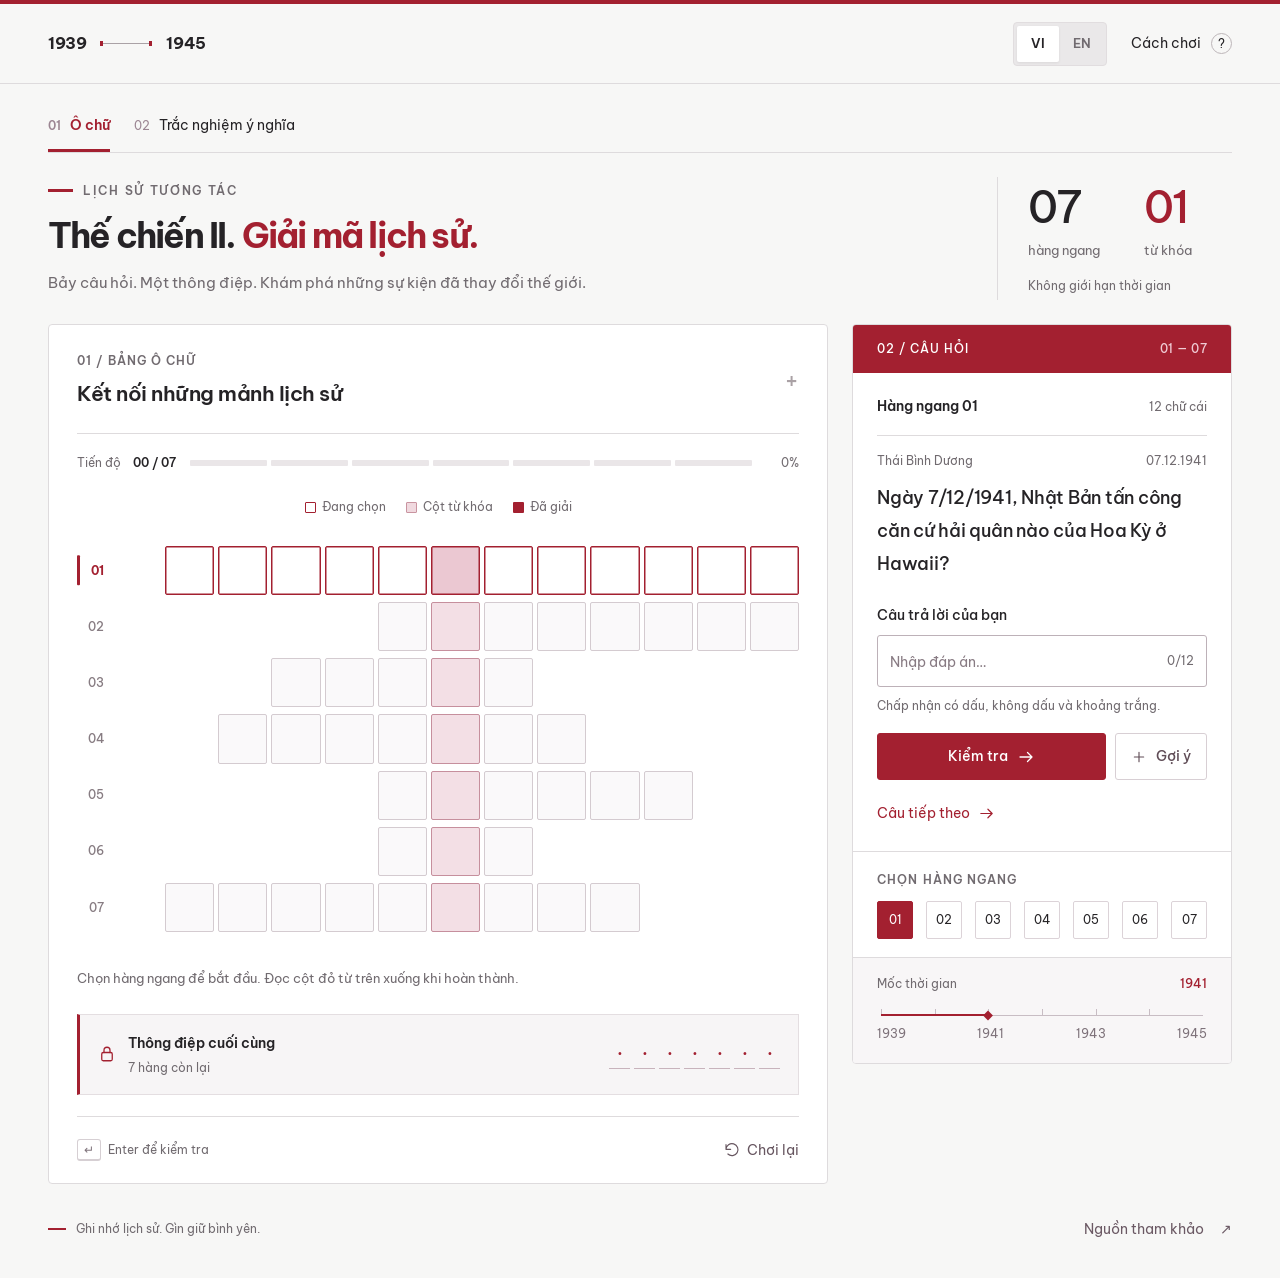
<file: index.html>
<!doctype html>
<html lang="vi">
<head>
<meta charset="utf-8"><meta name="viewport" content="width=device-width, initial-scale=1"><meta name="theme-color" content="#a32030">
<title>Thế chiến II — Giải mã lịch sử</title><meta name="description" content="Giải bảy câu hỏi lịch sử. Khám phá Thế chiến II qua một ô chữ tương tác.">
<link rel="icon" href="assets/favicon.svg" type="image/svg+xml"><link rel="stylesheet" href="style.css"><script type="module" src="script.js"></script>
</head>
<body>
<a class="skip" href="#game" data-i18n="skip">Đến ô chữ</a>
<svg class="icons" xmlns="http://www.w3.org/2000/svg" aria-hidden="true"><symbol id="arrow" viewBox="0 0 24 24"><path d="M4 12h16m-6-6 6 6-6 6"/></symbol><symbol id="check" viewBox="0 0 24 24"><path d="m5 12 4 4L19 6"/></symbol><symbol id="plus" viewBox="0 0 24 24"><path d="M12 5v14M5 12h14"/></symbol><symbol id="reset" viewBox="0 0 24 24"><path d="M3 11a9 9 0 1 1 2.8 7M3 4v7h7"/></symbol><symbol id="lock" viewBox="0 0 24 24"><rect x="5" y="10" width="14" height="11" rx="2"/><path d="M8 10V7a4 4 0 0 1 8 0v3"/></symbol></svg>
<header class="topbar"><div class="period" aria-label="1939–1945"><span>1939</span><i></i><span>1945</span></div><div class="top-actions"><div class="language-switch" role="group" aria-label="Ngôn ngữ" data-aria="language"><button data-lang="vi" lang="vi" aria-label="Tiếng Việt" aria-pressed="true">VI</button><button data-lang="en" lang="en" aria-label="English" aria-pressed="false">EN</button></div><button class="rules-button" data-open="help-dialog"><span data-i18n="rules">Cách chơi</span><span aria-hidden="true">?</span></button></div></header>
<main><nav class="mode-nav" aria-label="Chế độ quiz" data-aria="mode"><a href="index.html" aria-current="page"><span aria-hidden="true">01</span><span data-i18n="crosswordMode">Ô chữ</span></a><a href="legacy.html"><span aria-hidden="true">02</span><span data-i18n="legacyPage">Trắc nghiệm ý nghĩa</span></a></nav>
<section class="intro"><div class="intro-copy"><p class="eyebrow"><span class="red-rule"></span><span data-i18n="eyebrow">LỊCH SỬ TƯƠNG TÁC</span></p><h1><span data-i18n="heading">Thế chiến II.</span><span class="accent" data-i18n="subtitle">Giải mã lịch sử.</span></h1><p class="intro-description" data-i18n="intro">Bảy câu hỏi. Một thông điệp. Khám phá những sự kiện đã thay đổi thế giới.</p></div><div class="intro-index"><div><strong>07</strong><span data-i18n="clues">hàng ngang</span></div><div><strong>01</strong><span data-i18n="secret">từ khóa</span></div><p data-i18n="time">Không giới hạn thời gian</p></div></section>
<div class="game-layout" id="game">
<section class="board-panel" aria-labelledby="board-title"><div class="section-heading"><div><p class="overline" data-i18n="boardLabel">01 / BẢNG Ô CHỮ</p><h2 id="board-title" data-i18n="boardTitle">Kết nối những mảnh lịch sử</h2></div><span class="board-corner" aria-hidden="true">+</span></div>
<div class="progress-row"><span data-i18n="progress">Tiến độ</span><strong id="progress-text">00 / 07</strong><div class="progress-track" role="progressbar" aria-label="Tiến độ" data-aria="progress" aria-valuemin="0" aria-valuemax="7" aria-valuenow="0"><span aria-hidden="true"></span><span aria-hidden="true"></span><span aria-hidden="true"></span><span aria-hidden="true"></span><span aria-hidden="true"></span><span aria-hidden="true"></span><span aria-hidden="true"></span></div><span id="progress-percent">0%</span></div>
<div class="board-legend"><span><i class="legend-selected"></i><span data-i18n="active">Đang chọn</span></span><span><i class="legend-key"></i><span data-i18n="key">Cột từ khóa</span></span><span><i class="legend-solved"></i><span data-i18n="solved">Đã giải</span></span></div>
<div class="grid-stage"><div class="grid-scroll" tabindex="0" role="region" aria-label="Bảng ô chữ" data-aria="boardRegion"><div class="crossword-wrap"><span id="row-marker" aria-hidden="true"></span><div id="crossword"></div></div></div></div>
<p class="mobile-scroll" data-i18n="scroll">Vuốt ngang để xem toàn bộ bảng</p><p class="board-tip" data-i18n="boardTip">Chọn hàng ngang để bắt đầu. Đọc cột đỏ từ trên xuống khi hoàn thành.</p>
<div class="keyword-box" id="keyword-box"><div class="keyword-heading"><svg><use href="#lock"/></svg><div><h3 data-i18n="secretTitle">Thông điệp cuối cùng</h3><p id="keyword-note"></p></div></div><div id="keyword-preview" class="keyword-preview"></div></div>
<div class="board-footer"><span class="keyboard-note"><kbd>↵</kbd><span data-i18n="keyboard">Enter để kiểm tra</span></span><button id="reset-button"><svg><use href="#reset"/></svg><span data-i18n="reset">Chơi lại</span></button></div>
</section>
<aside class="question-panel" aria-labelledby="question-title"><div class="question-top"><span data-i18n="questionLabel">02 / CÂU HỎI</span><span id="question-position">01 — 07</span></div><div class="question-content"><div class="question-meta"><span id="question-number"></span><span id="letter-count"></span></div><div class="question-subject"><span id="question-tag"></span><span id="question-date"></span></div><h2 id="question-title" tabindex="-1"></h2>
<form id="answer-form" novalidate><label for="answer" data-i18n="answerLabel">Câu trả lời của bạn</label><div class="answer-wrap"><input id="answer" name="answer" type="text" autocomplete="off" autocapitalize="characters" spellcheck="false" aria-describedby="input-note feedback"><span id="input-count"></span></div><p id="input-note" data-i18n="inputNote">Chấp nhận có dấu, không dấu và khoảng trắng.</p><div class="form-actions"><button class="primary" id="submit-answer" type="submit"><span></span><svg><use href="#arrow"/></svg></button><button class="hint-button" id="hint-button" type="button" aria-expanded="false" aria-controls="hint"><svg><use href="#plus"/></svg><span data-i18n="hint">Gợi ý</span></button></div></form>
<p id="hint" class="hint-text" hidden></p><div id="feedback" role="status" aria-live="polite"></div><div id="explanation" class="explanation" hidden><div class="archive-heading"><span class="overline" data-i18n="context">BỐI CẢNH LỊCH SỬ</span><span id="archive-number" aria-hidden="true"></span></div><time id="archive-date"></time><p id="archive-text"></p><a id="history-source" class="source-link" target="_blank" rel="noopener noreferrer"><span></span><span aria-hidden="true">↗</span></a><figure id="archive-photo" hidden><img width="960" height="755" loading="lazy" decoding="async"><figcaption><span id="photo-caption"></span><a id="photo-credit" target="_blank" rel="noopener noreferrer"></a></figcaption></figure></div><button class="next-button" id="next-question"><span></span><svg><use href="#arrow"/></svg></button>
</div><div class="question-switcher"><span class="overline" data-i18n="choose">Chọn hàng ngang</span><div id="question-nav" role="group" data-aria="choose" aria-label="Chọn hàng ngang"></div></div>
<div class="timeline" role="img" data-aria="timeline" aria-label="Vị trí của sự kiện trong giai đoạn 1939–1945"><div class="timeline-label"><span data-i18n="date">Mốc thời gian</span><strong id="timeline-date"></strong></div><div class="timeline-track"><span></span><i></i></div><div class="timeline-years" aria-hidden="true"><span>1939</span><span>1941</span><span>1943</span><span>1945</span></div></div>
</aside></div>
<footer><p><span class="footer-rule" aria-hidden="true"></span><span data-i18n="footer">Ghi nhớ lịch sử. Gìn giữ bình yên.</span></p><button data-open="sources-dialog"><span data-i18n="sources">Nguồn tham khảo</span><span aria-hidden="true">↗</span></button></footer>
</main>
<dialog id="help-dialog" aria-labelledby="help-title"><div class="dialog-header"><span class="overline" data-i18n="rules">Cách chơi</span><button class="close-dialog" data-aria="close" aria-label="Đóng">×</button></div><h2 id="help-title" data-i18n="helpTitle">Cách chơi ô chữ</h2><ol class="instructions"><li><strong data-i18n="help1"></strong><p data-i18n="help1Text"></p></li><li><strong data-i18n="help2"></strong><p data-i18n="help2Text"></p></li><li><strong data-i18n="help3"></strong><p data-i18n="help3Text"></p></li></ol><p class="dialog-note" data-i18n="helpNote"></p><button class="primary close-dialog"><span data-i18n="start"></span><svg><use href="#arrow"/></svg></button></dialog>
<dialog id="sources-dialog" aria-labelledby="sources-title"><div class="dialog-header"><span class="overline">1939 — 1945</span><button class="close-dialog" data-aria="close" aria-label="Đóng">×</button></div><h2 id="sources-title" data-i18n="sources"></h2><p data-i18n="sourcesIntro"></p><ul id="sources-list" class="sources-list"></ul></dialog>
<dialog id="reset-dialog" aria-labelledby="reset-title"><div class="dialog-header"><span class="overline" data-i18n="reset"></span><button class="close-dialog" data-aria="close" aria-label="Đóng">×</button></div><h2 id="reset-title" data-i18n="resetTitle"></h2><p data-i18n="resetText"></p><div class="dialog-actions"><button class="secondary close-dialog" data-i18n="cancel"></button><button class="primary" id="confirm-reset" data-i18n="confirm"></button></div></dialog>
<dialog id="complete-dialog" class="complete-dialog" aria-labelledby="complete-title"><div class="dialog-header"><span class="overline" data-i18n="completeLabel"></span><button class="close-dialog" data-aria="close" aria-label="Đóng">×</button></div><div class="completion-mark" aria-hidden="true"><svg><use href="#check"/></svg></div><p data-i18n="completeTitle"></p><h2 id="complete-title"></h2><div class="result-letters" aria-hidden="true"></div><p data-i18n="completeText"></p><button class="primary close-dialog"><span data-i18n="review"></span><svg><use href="#arrow"/></svg></button></dialog>
<noscript><div class="noscript">Hãy bật JavaScript để chơi ô chữ. / Enable JavaScript to play.</div></noscript>
</body></html>
</file>
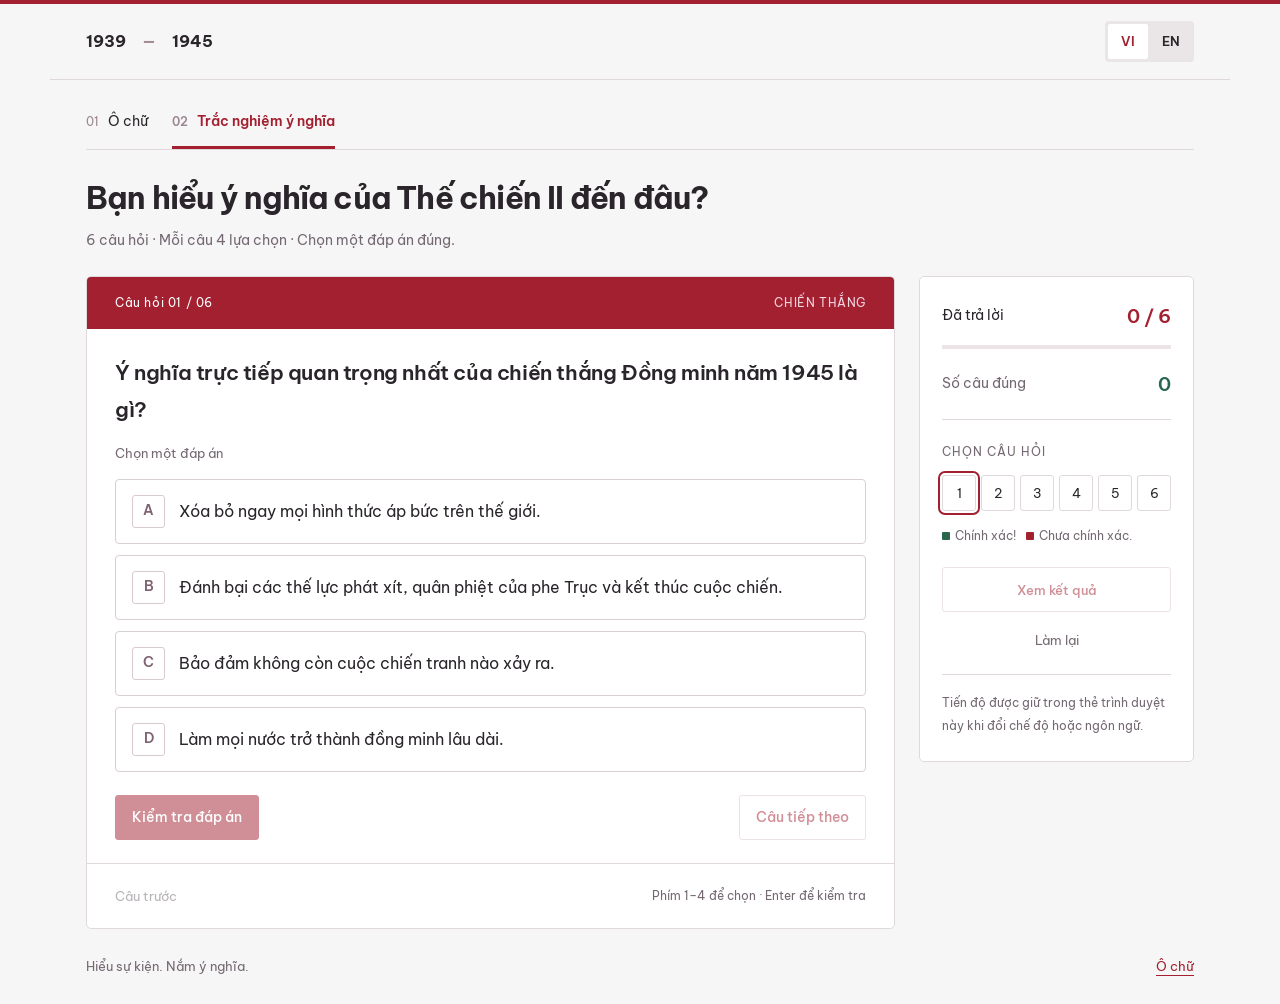
<file: legacy.html>
<!doctype html><html lang="vi"><head><meta charset="utf-8"><meta name="viewport" content="width=device-width, initial-scale=1"><meta name="theme-color" content="#a32030"><title>Trắc nghiệm — Ý nghĩa Thế chiến II</title><meta name="description" content="Sáu câu hỏi trắc nghiệm, mỗi câu bốn lựa chọn, về ý nghĩa Thế chiến II. Có tiếng Việt và tiếng Anh."><link rel="icon" href="assets/favicon.svg" type="image/svg+xml"><link rel="stylesheet" href="legacy.css"><script type="module" src="legacy.js"></script></head><body><a class="skip" href="#quiz" data-text="skip">Đến câu hỏi</a>
<header><a class="period" href="index.html">1939 <span>—</span> 1945</a><div class="language-switch" role="group" data-label="language" aria-label="Ngôn ngữ"><button data-lang="vi" lang="vi" aria-label="Tiếng Việt" aria-pressed="true">VI</button><button data-lang="en" lang="en" aria-label="English" aria-pressed="false">EN</button></div></header>
<main><nav class="mode-nav" aria-label="Chế độ quiz" data-label="mode"><a href="index.html"><span aria-hidden="true">01</span><span data-text="crossword">Ô chữ</span></a><a href="legacy.html" aria-current="page"><span aria-hidden="true">02</span><span data-text="meaning">Trắc nghiệm ý nghĩa</span></a></nav>
<section class="intro"><h1 data-text="heading">Bạn hiểu ý nghĩa của Thế chiến II đến đâu?</h1><p data-text="intro">6 câu hỏi · Mỗi câu 4 lựa chọn · Chọn một đáp án đúng.</p></section>
<div class="quiz-layout"><section id="quiz" class="quiz-card" aria-labelledby="question-title"><div class="question-top"><span id="question-count"></span><span id="question-topic"></span></div><form id="quiz-form"><fieldset><legend id="question-title" tabindex="-1"></legend><p class="choice-label" data-text="choose"></p><div id="options"></div></fieldset><p id="feedback" role="status" aria-live="polite"></p><div id="explanation" hidden><h2 data-text="explanation"></h2><p></p><div class="sources"></div></div><div class="quiz-actions"><button class="primary" id="check" type="submit" data-text="check"></button><button class="next" id="next" type="button" data-text="next"></button></div></form><div class="card-bottom"><button id="previous" data-text="previous"></button><span data-text="shortcut"></span></div></section>
<section id="result-panel" class="quiz-card" hidden aria-labelledby="result-title"><p class="eyebrow" data-text="summary"></p><h2 id="result-title" tabindex="-1" data-text="resultTitle"></h2><div class="result-score"><strong id="result-score"></strong><span>/ 6</span></div><p data-text="resultNote"></p><div id="result-list"></div><button class="primary" id="review" data-text="review"></button></section>
<aside class="session-panel"><div class="session-stat"><span data-text="answered"></span><strong id="answered-count">0 / 6</strong></div><div class="progress" role="progressbar" data-label="progress" aria-label="Tiến độ" aria-valuemin="0" aria-valuemax="6" aria-valuenow="0"><span></span></div><div class="score-line"><span data-text="score"></span><strong id="score">0</strong></div><p class="eyebrow" data-text="navigation"></p><div id="question-nav" role="group" data-label="navigation"></div><div class="nav-key"><span><i class="correct-key"></i><span data-text="correct"></span></span><span><i class="wrong-key"></i><span data-text="incorrect"></span></span></div><button id="show-results" class="secondary" data-text="results" disabled></button><button id="reset" class="reset" data-text="reset"></button><p class="session-note" data-text="saved"></p></aside></div>
<footer><span data-text="footer"></span><a href="index.html" data-text="crossword"></a></footer></main>
<dialog id="reset-dialog" aria-labelledby="reset-title"><div class="dialog-top"><button id="close-reset" aria-label="Đóng" data-label="close">×</button></div><h2 id="reset-title" data-text="resetTitle"></h2><p data-text="resetText"></p><div class="dialog-actions"><button id="cancel-reset" class="secondary" data-text="cancel"></button><button id="confirm-reset" class="primary" data-text="confirm"></button></div></dialog>
<noscript><p class="nojs">Bật JavaScript để làm trắc nghiệm. / Enable JavaScript to take the quiz.</p></noscript></body></html>
</file>
<file: style.css>
@import url('https://fonts.googleapis.com/css2?family=Be+Vietnam+Pro:wght@400;500;600;700;800&display=swap');
:root{font-family:'Be Vietnam Pro',Arial,sans-serif;font-synthesis:none;--red:#a32030;--dark-red:#7f1523;--ink:#252326;--muted:#716b70;--line:#dedbdd;--paper:#f7f7f6;--rose:#f6e9ec;color:var(--ink);background:var(--paper)}*{box-sizing:border-box}body{margin:0;line-height:1.65;font-size:16px;border-top:4px solid var(--red)}button,input,a{font:inherit}button{color:inherit;cursor:pointer}button:disabled{cursor:default}a{color:var(--red);text-underline-offset:4px}button,a,input{-webkit-tap-highlight-color:transparent}button:focus-visible,a:focus-visible,input:focus-visible,.grid-scroll:focus-visible{outline:3px solid var(--red);outline-offset:4px}::selection{background:#e9c0c8;color:#651420}h1,h2,h3,p{margin-top:0}svg{width:20px;height:20px;fill:none;stroke:currentColor;stroke-width:1.7;stroke-linecap:round;stroke-linejoin:round;flex-shrink:0}.icons{position:absolute;width:0;height:0;overflow:hidden}[hidden]{display:none!important}.skip{position:fixed;top:-100px;left:16px;padding:12px 20px;z-index:100;background:white}.skip:focus{top:12px}
.topbar,main{max-width:1380px;margin:auto;padding-left:48px;padding-right:48px}.topbar{display:flex;justify-content:space-between;align-items:center;min-height:80px;border-bottom:1px solid var(--line);gap:18px}.period{display:flex;align-items:center;gap:14px;font-size:16px;font-weight:700;font-variant-numeric:tabular-nums;letter-spacing:-.4px}.period i{width:52px;height:1px;background:#aaa2a6;position:relative}.period i:before,.period i:after{content:'';position:absolute;width:3px;height:5px;top:-2px;background:var(--red)}.period i:after{right:0}.top-actions{display:flex;gap:24px;align-items:center}.language-switch{display:flex;background:#eae8e9;padding:3px;border:1px solid #e1dddf;border-radius:4px;gap:2px}.language-switch button{border:0;background:none;color:var(--muted);font-weight:600;font-size:13px;min-width:42px;min-height:36px;border-radius:2px;transition:background .2s,color .2s}.language-switch button[aria-pressed=true]{background:white;color:var(--ink);box-shadow:0 1px 3px #23151c12}.language-switch button:hover{color:var(--red)}.rules-button{display:flex;align-items:center;gap:10px;border:0;background:none;min-height:44px;font-size:14px;padding:7px 0}.rules-button>span:last-child{border:1px solid #bdb6b9;border-radius:50%;width:21px;height:21px;display:grid;place-items:center;font-size:12px;line-height:1}.rules-button:hover{color:var(--red)}
.intro{display:flex;justify-content:space-between;align-items:center;gap:36px;padding:36px 0 32px;animation:arrive .55s ease-out both}.eyebrow{display:flex;align-items:center;gap:10px;font-size:12px;font-weight:600;letter-spacing:1.7px;color:var(--muted);margin-bottom:12px}.red-rule{width:25px;height:3px;background:var(--red)}h1{font-size:clamp(30px,3.3vw,46px);line-height:1.32;letter-spacing:-1.8px;margin-bottom:13px;font-weight:700}h1>span{display:block}h1 .accent{color:var(--red)}.intro-description{font-size:15px;color:var(--muted);margin:0;max-width:620px}.intro-index{display:grid;grid-template-columns:1fr 1fr;gap:12px 28px;min-width:235px;border-left:1px solid var(--line);padding:4px 0 4px 30px;flex-shrink:0}.intro-index>div{display:flex;flex-direction:column}.intro-index strong{font-size:44px;line-height:1.2;letter-spacing:-2px;font-weight:500;font-variant-numeric:tabular-nums}.intro-index>div:nth-child(2) strong{color:var(--red)}.intro-index>div>span{color:var(--muted);font-size:13px;margin-top:6px}.intro-index>p{grid-column:1/-1;margin:3px 0 0;font-size:12px;color:var(--muted)}
.game-layout{display:grid;grid-template-columns:minmax(0,1fr) 380px;gap:24px;align-items:start;scroll-margin-top:20px}.board-panel{background:white;border:1px solid var(--line);border-radius:4px;min-width:0;overflow:hidden;padding:26px 28px 0;animation:arrive .55s .07s ease-out both}.section-heading{display:flex;align-items:center;justify-content:space-between;gap:15px}.overline{display:block;color:var(--muted);font-size:12px;font-weight:600;letter-spacing:1.1px;margin-bottom:7px;text-transform:uppercase}.section-heading h2{font-size:21px;line-height:1.5;letter-spacing:-.5px;font-weight:600;margin:0}.board-corner{font-size:25px;font-weight:400;color:#aaa1a5}.progress-row{display:flex;align-items:center;gap:12px;font-size:12px;color:var(--muted);margin:24px 0 0;padding-top:19px;border-top:1px solid var(--line);font-variant-numeric:tabular-nums}.progress-row>strong{font-weight:600;color:var(--ink);white-space:nowrap}.progress-track{height:3px;flex:1;background:#eae6e8;overflow:hidden;margin:0 2px}.progress-track>span{display:block;width:0;height:100%;background:var(--red);transition:width .5s cubic-bezier(.22,1,.36,1)}#progress-percent{width:33px;text-align:right}.board-legend{display:flex;justify-content:center;align-items:center;gap:20px;flex-wrap:wrap;font-size:12px;color:var(--muted);margin:24px 0 13px}.board-legend>span{display:flex;align-items:center;gap:6px}.board-legend i{display:block;width:11px;height:11px;border-radius:1px}.legend-selected{border:1px solid var(--red);background:white}.legend-key{border:1px solid #c994a0;background:#f0d9df}.legend-solved{background:var(--red)}.grid-stage{position:relative;background-image:radial-gradient(#d5cfd3 .65px,transparent .65px);background-size:12px 12px;margin:0 -8px;padding:8px;border-radius:2px}.grid-scroll{overflow-x:auto;scrollbar-width:thin;scrollbar-color:#bfa4ad transparent;padding:8px 0 14px}#crossword{--columns:13;display:grid;gap:7px;min-width:465px;width:100%;max-width:780px;margin:auto}.cross-row{display:grid;grid-template-columns:24px repeat(var(--columns),minmax(0,1fr));gap:4px;align-items:center;width:100%;border:0;padding:0;background:none;text-align:center;border-radius:2px}.row-number{font-size:12px;color:#877c82;font-weight:500;font-variant-numeric:tabular-nums}.letter{aspect-ratio:1;display:grid;place-items:center;min-width:0;background:#faf9fa;border:1px solid #d4cbd0;border-radius:2px;line-height:1;font-size:clamp(14px,1.5vw,20px);font-weight:600;color:#4f424a;transition:border-color .18s,background .18s,color .18s}.blank-cell{aspect-ratio:1;pointer-events:none}.letter.key-cell{background:#f3dfe5;border-color:#c68f9d}.cross-row:hover .letter{border-color:#b98090}.cross-row.active .letter{background:#fff;border-color:var(--red);box-shadow:inset 0 0 0 .5px var(--red)}.cross-row.active .key-cell{background:#ebc8d2}.cross-row.active .row-number{color:var(--red);font-weight:700}.cross-row.solved .letter{background:#f8eef1;color:#803547;border-color:#d8b3c0}.cross-row.solved .key-cell{color:white;background:var(--red);border-color:var(--red)}.cross-row.active.solved .letter{border-color:var(--red)}.cross-row.solved .row-number{color:var(--red)}.board-tip{font-size:13px;color:var(--muted);line-height:1.8;margin:13px 0 23px}.mobile-scroll{display:none}.keyword-box{padding:17px 18px;background:#f7f5f6;border:1px solid #e4dee1;border-left:3px solid var(--red);display:flex;align-items:center;justify-content:space-between;gap:15px}.keyword-heading{display:flex;align-items:center;gap:12px}.keyword-heading>svg{width:18px;height:18px;color:var(--red)}.keyword-heading h3{font-size:14px;font-weight:600;margin:0 0 3px}.keyword-heading p{font-size:12px;color:var(--muted);margin:0}.keyword-preview{display:flex;gap:4px}.keyword-preview span{display:grid;place-items:center;width:21px;height:29px;font-size:18px;color:var(--red);border-bottom:1px solid #c8b3bc;font-weight:600;font-variant-numeric:tabular-nums}.keyword-box.unlocked{border-color:#ba7b8d;background:#f8e9ee}.keyword-box.unlocked .keyword-preview span{font-size:15px}.board-footer{display:flex;justify-content:space-between;align-items:center;gap:15px;margin-top:21px;padding:13px 0;border-top:1px solid var(--line)}.keyboard-note{display:flex;align-items:center;gap:7px;font-size:12px;color:var(--muted)}kbd{font:inherit;display:inline-grid;place-items:center;min-width:24px;height:22px;border:1px solid #d6cfd3;border-bottom-width:2px;border-radius:3px;background:white;color:#7d7179}.board-footer button{display:flex;align-items:center;gap:7px;min-height:40px;border:0;background:none;font-size:14px;padding:5px 0;color:#675660}.board-footer button:hover{color:var(--red)}.board-footer svg{width:16px;height:16px}
.question-panel{background:white;border:1px solid var(--line);border-radius:4px;overflow:hidden;min-width:0;animation:arrive .55s .14s ease-out both}.question-top{display:flex;justify-content:space-between;align-items:center;gap:12px;background:var(--red);color:white;padding:14px 24px;font-size:12px;font-weight:500;letter-spacing:1px}.question-top>span:last-child{white-space:nowrap;letter-spacing:.5px;font-variant-numeric:tabular-nums;color:#f0cbd4}.question-content{padding:22px 24px 18px}.question-meta{display:flex;justify-content:space-between;gap:10px;align-items:center;font-size:14px;font-weight:600;margin-bottom:17px}.question-meta>span:last-child{font-size:12px;font-weight:400;color:var(--muted)}.question-subject{display:flex;justify-content:space-between;gap:10px;font-size:12px;color:var(--muted);padding-top:15px;border-top:1px solid var(--line);margin-bottom:10px}#question-date{white-space:nowrap;font-variant-numeric:tabular-nums}#question-title{font-size:18px;line-height:1.85;font-weight:500;letter-spacing:-.25px;margin-bottom:23px;min-height:100px}#question-title:focus{outline:none}#answer-form label{display:block;font-size:14px;font-weight:500;margin-bottom:8px}.answer-wrap{position:relative;display:flex;align-items:center;border:1px solid #bdb1b8;background:white;border-radius:3px;transition:border-color .2s,box-shadow .2s}.answer-wrap:focus-within{border-color:var(--red);box-shadow:0 0 0 3px #a3203010}.answer-wrap.invalid{background:#fff5f7;border-color:var(--red)}#answer{border:0;outline:0;border-radius:3px;background:none;width:100%;padding:12px 57px 12px 12px;font-size:16px;color:var(--ink)}#answer::placeholder{font-size:14px;color:#887b83}#input-count{position:absolute;right:12px;font-size:12px;color:var(--muted);pointer-events:none;font-variant-numeric:tabular-nums}#input-note{font-size:12px;color:var(--muted);line-height:1.75;margin:8px 0 17px}.form-actions{display:grid;grid-template-columns:1fr auto;gap:9px}.primary,.hint-button,.secondary{display:inline-flex;align-items:center;justify-content:center;gap:9px;min-height:46px;padding:11px 15px;border-radius:3px;border:1px solid var(--red);font-size:14px;font-weight:500;transition:background .2s,border-color .2s,transform .2s}.primary{color:white;background:var(--red)}.primary:hover:not(:disabled){background:var(--dark-red);border-color:var(--dark-red)}.primary:active:not(:disabled){transform:translateY(1px)}.primary svg{width:18px;height:18px;transition:transform .2s}.primary:hover:not(:disabled) svg{transform:translateX(3px)}.primary:disabled{background:#eee5e9;border-color:#ddd0d7;color:#796572}.hint-button,.secondary{color:#604d57;border-color:#d8cfd4;background:white}.hint-button:hover:not(:disabled),.secondary:hover{background:#faf4f7;border-color:#ba8798}.hint-button:disabled{opacity:.5}.hint-button svg{width:16px;height:16px;transition:transform .2s}.hint-button[aria-expanded=true] svg{transform:rotate(45deg)}.hint-text{background:#f8f2f5;border-left:2px solid var(--red);padding:12px 13px;font-size:14px;color:#664d5a;margin:16px 0 0}#feedback{font-size:14px;color:var(--red);line-height:1.8}#feedback:not(:empty){margin-top:16px}#feedback.correct{color:#633b4b;font-weight:600}.explanation{padding-top:16px;margin-top:16px;border-top:1px solid var(--line)}.explanation .overline{font-size:12px}.explanation p{font-size:14px;color:#665b62;margin:9px 0}.explanation a{font-size:13px}.next-button{display:flex;align-items:center;gap:8px;background:none;border:0;color:var(--red);font-size:14px;min-height:40px;padding:7px 0;margin-top:13px}.next-button svg{width:17px;height:17px;transition:transform .2s}.next-button:hover svg{transform:translateX(4px)}.question-switcher{border-top:1px solid var(--line);padding:18px 24px}.question-switcher .overline{font-size:12px;margin-bottom:11px}#question-nav{display:flex;justify-content:space-between;gap:6px}#question-nav button{position:relative;min-width:0;width:36px;height:38px;font-size:12px;border:1px solid #dcd3d8;background:white;border-radius:2px;transition:background .2s,border-color .2s,color .2s;font-variant-numeric:tabular-nums}#question-nav button:hover{border-color:var(--red)}#question-nav button.active{color:white;background:var(--red);border-color:var(--red)}#question-nav button.solved:after{content:'';position:absolute;left:calc(50% - 5px);bottom:4px;width:10px;height:2px;background:var(--red)}#question-nav button.active.solved:after{background:white}.timeline{--position:0%;padding:16px 24px 19px;background:#f8f6f7;border-top:1px solid var(--line)}.timeline-label{display:flex;align-items:center;justify-content:space-between;gap:12px;font-size:12px;color:var(--muted);margin-bottom:15px}.timeline-label strong{color:var(--red);font-weight:500}.timeline-track{position:relative;margin:0 4px;height:7px;background:repeating-linear-gradient(90deg,#c8bdc4 0 1px,transparent 1px calc(100% / 6));border-bottom:1px solid #c8bdc4}.timeline-track>span{position:absolute;left:0;bottom:-1px;height:2px;width:var(--position);background:var(--red);transition:width .4s ease}.timeline-track>i{position:absolute;left:var(--position);bottom:-4px;width:7px;height:7px;background:var(--red);transform:translateX(-50%) rotate(45deg);transition:left .4s ease}.whole-war .timeline-track>span{width:100%}.whole-war .timeline-track>i{opacity:0}.timeline-years{display:flex;justify-content:space-between;font-size:12px;color:#7e727a;margin-top:8px;font-variant-numeric:tabular-nums}footer{display:flex;align-items:center;justify-content:space-between;gap:18px;padding:24px 0 28px;color:var(--muted);font-size:12px}footer p{margin:0;display:flex;align-items:center;gap:10px}.footer-rule{width:18px;height:2px;background:var(--red)}footer button{display:flex;align-items:center;gap:16px;color:#6b5964;border:0;background:none;font-size:14px;padding:8px 0;min-height:42px}footer button:hover{color:var(--red)}
dialog{font:inherit;color:var(--ink);width:min(550px,calc(100vw - 32px));max-height:90svh;background:white;border:1px solid #d3c6cd;border-top:4px solid var(--red);border-radius:4px;padding:28px;box-shadow:0 25px 90px #21111b33}dialog::backdrop{background:#251c24c7}.dialog-header{display:flex;justify-content:space-between;align-items:center;gap:12px;margin-bottom:22px}.dialog-header .overline{margin:0}.dialog-header button{width:36px;height:36px;display:grid;place-items:center;border:1px solid #dcd3d8;background:white;border-radius:2px;line-height:1;font-size:24px}.dialog-header button:hover{color:var(--red);border-color:var(--red)}dialog h2{font-size:27px;letter-spacing:-.7px;margin-bottom:18px}dialog>p{font-size:16px;color:var(--muted)}.instructions{padding:0;list-style:none;counter-reset:steps}.instructions li{counter-increment:steps;position:relative;padding-left:42px;margin-bottom:22px;font-size:16px}.instructions li:before{content:'0' counter(steps);position:absolute;top:0;left:0;font-size:14px;color:var(--red);font-weight:600}.instructions strong{font-weight:600}.instructions p{font-size:14px;color:var(--muted);margin:5px 0 0}.dialog-note{font-size:13px!important;line-height:1.9;background:#f8f4f6;padding:14px;border-left:2px solid #bfa3b1}.dialog-actions{display:flex;justify-content:flex-end;flex-wrap:wrap;gap:10px;margin-top:24px}.sources-list{padding:0;list-style:none}.sources-list li{border-top:1px solid var(--line);padding:13px 0}.sources-list a{font-size:14px}.sources-list small{font-size:12px;display:block;color:var(--muted);margin-top:5px}.complete-dialog{text-align:center}.completion-mark{width:44px;height:44px;background:var(--red);display:grid;place-items:center;color:white;margin:8px auto 22px}.completion-mark svg{width:24px;height:24px}.complete-dialog>p{font-size:14px}.complete-dialog h2{font-size:40px;letter-spacing:3px;color:var(--red);margin-bottom:18px}.result-letters{display:flex;justify-content:center;gap:6px;margin:18px 0 24px}.result-letters span{width:38px;height:42px;background:var(--rose);border:1px solid #d0a0b3;display:grid;place-items:center;font-weight:600;color:var(--red);border-radius:2px}.noscript{position:fixed;bottom:12px;left:12px;right:12px;background:white;border:1px solid var(--red);padding:12px;text-align:center}@keyframes arrive{from{opacity:0;transform:translateY(8px)}to{opacity:1;transform:translateY(0)}}
@media(min-width:1450px){.intro{padding-top:42px;padding-bottom:38px}}
@media(max-width:1180px){.topbar,main{padding-left:30px;padding-right:30px}.game-layout{grid-template-columns:minmax(0,1fr) 340px;gap:18px}.board-panel{padding:23px 20px 0}.question-top,.question-content,.question-switcher,.timeline{padding-left:20px;padding-right:20px}.keyword-box{flex-wrap:wrap}.keyword-preview{margin-left:auto}.section-heading h2{font-size:20px}.letter{font-size:16px}}
@media(max-width:980px){.game-layout{grid-template-columns:1fr}.board-panel{padding:26px 28px 0}.intro-index{min-width:200px;padding-left:24px;gap:12px 20px}.intro-index strong{font-size:38px}#crossword{max-width:760px}.letter{font-size:20px}.keyword-box{flex-wrap:nowrap}.question-content{padding:24px 28px}.question-top,.question-switcher,.timeline{padding-left:28px;padding-right:28px}#question-title{min-height:0}.question-subject{justify-content:flex-start;gap:18px}.form-actions{grid-template-columns:minmax(150px,240px) auto;justify-content:start}#question-nav{justify-content:flex-start;gap:10px}#question-nav button{width:40px;height:40px}.timeline{padding-bottom:20px}.intro{gap:24px}h1{font-size:36px}.intro-description{max-width:470px}.grid-scroll{padding-top:12px}.timeline-track{max-width:100%}}
@media(max-width:600px){.topbar,main{padding-left:16px;padding-right:16px}.topbar{min-height:72px;gap:12px}.period{font-size:14px;gap:8px}.period i{width:25px}.top-actions{gap:14px}.language-switch button{min-width:35px;min-height:34px;font-size:12px}.rules-button{font-size:13px;gap:7px}.rules-button>span:last-child{display:none}.intro{display:block;padding:27px 0 24px}.eyebrow{font-size:12px;letter-spacing:1px;margin-bottom:12px}h1{font-size:32px;letter-spacing:-1.2px;line-height:1.35}.intro-description{font-size:14px;line-height:1.8}.intro-index{margin-top:22px;padding:15px 0 0;border-left:0;border-top:1px solid var(--line);display:flex;align-items:center;gap:20px;min-width:0}.intro-index>div{flex-direction:row;align-items:baseline;gap:7px}.intro-index strong{font-size:22px;letter-spacing:-.7px}.intro-index>div>span{font-size:12px;margin:0}.intro-index>p{font-size:12px;margin:0 0 0 auto;max-width:90px;line-height:1.6}.board-panel{padding:20px 14px 0}.section-heading h2{font-size:19px}.section-heading{align-items:flex-start;gap:8px}.overline{font-size:12px;letter-spacing:.8px}.progress-row{gap:9px;margin-top:18px;padding-top:16px}.board-legend{gap:12px;font-size:12px;margin-top:22px}.grid-stage{margin:0 -4px;padding:4px}#crossword{min-width:444px;gap:7px}.cross-row{grid-template-columns:21px repeat(var(--columns),minmax(0,1fr));gap:4px}.letter{font-size:16px}.mobile-scroll{display:block;text-align:right;font-size:12px;color:var(--muted);margin:9px 0 0}.board-tip{margin-top:9px;margin-bottom:19px;font-size:13px}.keyword-box{padding:14px 12px;flex-wrap:wrap;gap:13px}.keyword-heading{gap:10px}.keyword-preview{margin-left:28px;gap:7px}.keyword-preview span{width:23px}.board-footer{margin-top:18px}.keyboard-note{font-size:12px}.board-footer button{font-size:13px}.question-content{padding:22px 20px 18px}.question-top,.question-switcher,.timeline{padding-left:20px;padding-right:20px}.question-subject{justify-content:space-between;font-size:12px;gap:10px}#question-title{font-size:17px}.form-actions{grid-template-columns:1fr auto;justify-content:stretch}.primary,.hint-button,.secondary{font-size:14px;padding:11px 13px}#question-nav{justify-content:space-between;gap:5px}#question-nav button{width:36px;height:40px}footer{flex-wrap:wrap;gap:7px;padding:20px 0 26px}footer button{font-size:13px}dialog{padding:23px}dialog h2{font-size:25px}.complete-dialog h2{font-size:31px;letter-spacing:2px}.result-letters{gap:4px}.result-letters span{width:31px;height:38px}}
@media(max-width:370px){.topbar,main{padding-left:12px;padding-right:12px}.top-actions{gap:9px}.period i{width:15px}.intro-index{gap:13px}.intro-index>div{gap:4px}.intro-index>p{display:none}.section-heading h2{font-size:18px}.board-legend{gap:9px}}
@media(prefers-reduced-motion:reduce){*,*:before,*:after{animation:none!important;transition:none!important}.primary:hover:not(:disabled) svg,.primary:active:not(:disabled),.next-button:hover svg{transform:none}}
/* Seven measured steps, a persistent row marker and archival captions. */
.progress-track{display:flex;height:6px;gap:4px;background:none;overflow:visible}.progress-track>span{flex:1;width:auto!important;height:100%;background:#eae6e8;border-radius:1px;transition:background .25s,transform .25s}.progress-track>span.filled{background:var(--red)}
.crossword-wrap{position:relative;min-width:465px;max-width:780px;margin:auto;padding-left:7px}#crossword{min-width:0}#row-marker{position:absolute;left:0;top:0;width:3px;background:var(--red);opacity:0;border-radius:1px;pointer-events:none;transition:transform .21s cubic-bezier(.22,1,.36,1),height .21s,opacity .2s}#row-marker.positioned{opacity:1}.cross-row.active .row-number{transform:translateX(1px)}.row-number{transition:color .2s,transform .2s}
.archive-heading{display:flex;align-items:center;justify-content:space-between;gap:12px}.archive-heading .overline{margin:0}#archive-number{font-size:12px;color:#8c7a84;font-variant-numeric:tabular-nums}#archive-date{display:block;font-size:25px;line-height:1.4;letter-spacing:-.9px;color:var(--red);font-weight:500;font-variant-numeric:tabular-nums;margin:10px 0 12px}.explanation{border-top:2px solid var(--red)}.explanation p{margin:0 0 13px}.source-link{display:inline-flex;gap:8px;align-items:baseline;text-decoration:none}.source-link>span:first-child{text-decoration:underline;text-underline-offset:4px}.source-link>span:last-child{transition:transform .18s}.source-link:hover>span:last-child{transform:translate(2px,-2px)}
#archive-photo{margin:20px 0 0;border-top:1px solid var(--line);padding-top:17px}#archive-photo img{display:block;width:100%;height:auto;border:1px solid #d6cdd2;background:#efedef}#archive-photo figcaption{padding-top:10px;line-height:1.8}#photo-caption{display:block;font-size:12px;color:#665b62}#photo-credit{display:inline-block;font-size:12px;color:var(--muted);margin-top:5px;text-underline-offset:3px}
.rules-button,.hint-button,.secondary,.language-switch button,#question-nav button,.dialog-header button{transition:transform .16s,background .18s,border-color .18s,color .18s}.rules-button:active,.hint-button:active:not(:disabled),.secondary:active,.language-switch button:active,#question-nav button:active,.dialog-header button:active{transform:translateY(1px)}.source-link:focus-visible,footer button:focus-visible{outline-offset:6px}.keyword-preview span{transition:background .25s,border-color .25s}.unlocked .keyword-preview span{background:#f1d8e1;border-color:var(--red)}
@media(max-width:600px){.crossword-wrap{min-width:444px}.progress-track{gap:3px}#archive-date{font-size:23px}}
@media(prefers-reduced-motion:reduce){#row-marker,.progress-track>span,.source-link>span:last-child{transition:none}.source-link:hover>span:last-child,.rules-button:active,.hint-button:active:not(:disabled),.secondary:active,.language-switch button:active,#question-nav button:active,.dialog-header button:active{transform:none}}

.legacy-link{font-size:13px;text-decoration:none;color:var(--red);padding:8px 0}.legacy-link:hover{text-decoration:underline}@media(max-width:600px){.topbar{flex-wrap:wrap;padding-top:12px;padding-bottom:12px}.top-actions{flex-wrap:wrap;gap:12px}.legacy-link{font-size:12px}}

.mode-nav{display:flex;gap:24px;border-bottom:1px solid var(--line);margin-top:18px}.mode-nav a{display:flex;align-items:center;gap:9px;padding:12px 0;text-decoration:none;font-size:14px;border-bottom:3px solid transparent;color:var(--ink)}.mode-nav a>span:first-child{font-size:12px;color:#9b8592}.mode-nav a[aria-current]{border-color:var(--red);color:var(--red);font-weight:600}.mode-nav a:hover{color:var(--red)}.intro{padding-top:24px;padding-bottom:24px}.intro h1>span{display:inline}.intro h1>span+span:before{content:' '}.intro h1{font-size:clamp(27px,2.7vw,36px)}@media(max-width:600px){.mode-nav{gap:20px}.mode-nav a{font-size:13px}.intro h1>span{display:block}.intro h1>span+span:before{content:none}.intro-index{margin-top:15px}}
</file>
<file: legacy.css>
@import url('https://fonts.googleapis.com/css2?family=Be+Vietnam+Pro:wght@400;500;600;700&display=swap');
:root{font-family:'Be Vietnam Pro',Arial,sans-serif;color:#29252a;background:#f7f6f6;--red:#a32030;--muted:#746973;--line:#dfd9dd;--green:#28664e}*{box-sizing:border-box}body{margin:0;line-height:1.7;border-top:4px solid var(--red);font-size:16px}button,a,input{font:inherit}button{cursor:pointer;color:inherit}button:disabled{cursor:default;opacity:.5}a{color:inherit;text-underline-offset:4px}h1,h2,p{margin-top:0}button:focus-visible,a:focus-visible,input:focus-visible{outline:3px solid var(--red);outline-offset:4px}[hidden]{display:none!important}::selection{background:#f0cad4}.skip{position:fixed;left:15px;top:-100px;background:white;padding:12px;z-index:20}.skip:focus{top:12px}header,main{max-width:1180px;padding-left:36px;padding-right:36px;margin:auto}header{display:flex;justify-content:space-between;align-items:center;min-height:76px;border-bottom:1px solid var(--line)}.period{font-size:16px;font-weight:700;text-decoration:none;word-spacing:12px}.period span{color:#a48b97}.language-switch{display:flex;gap:3px;padding:3px;background:#eae6e8;border-radius:4px}.language-switch button{border:0;background:none;min-height:35px;min-width:40px;font-size:13px;border-radius:2px;font-weight:600}.language-switch button[aria-pressed=true]{background:white;color:var(--red)}.mode-nav{display:flex;gap:24px;border-bottom:1px solid var(--line);margin:18px 0 0}.mode-nav a{display:flex;align-items:center;gap:9px;padding:12px 0;text-decoration:none;font-size:14px;border-bottom:3px solid transparent}.mode-nav a>span:first-child{font-size:12px;color:#9b8592}.mode-nav a[aria-current]{border-color:var(--red);color:var(--red);font-weight:600}.mode-nav a:hover{color:var(--red)}.intro{padding:25px 0 23px}.intro h1{font-size:clamp(24px,2.4vw,31px);line-height:1.5;letter-spacing:-.8px;margin-bottom:8px}.intro p{font-size:14px;color:var(--muted);margin:0}.quiz-layout{display:grid;grid-template-columns:minmax(0,1fr) 275px;gap:24px;align-items:start}.quiz-card,.session-panel{background:white;border:1px solid var(--line);border-radius:5px;min-width:0;overflow:hidden}.question-top{padding:16px 28px;display:flex;justify-content:space-between;gap:15px;background:var(--red);color:white;font-size:12px;letter-spacing:.6px}.question-top>span:last-child{color:#f3d6df}form{padding:26px 28px 23px}fieldset{border:0;padding:0;margin:0;min-width:0}legend{font-size:21px;font-weight:600;line-height:1.75;letter-spacing:-.4px;padding:0;margin:0 0 13px;width:100%}legend:focus{outline:none}.choice-label{font-size:13px;color:var(--muted);margin:0 0 15px}#options{display:grid;gap:11px}.option{position:relative;display:grid;grid-template-columns:35px 1fr;column-gap:12px;align-items:center;padding:15px 16px;border:1px solid #d7cfd4;background:white;border-radius:4px;cursor:pointer;transition:background .18s,border-color .18s,transform .18s}.option:hover:has(input:not(:disabled)){border-color:#b87b90;background:#fdf7f9}.option.selected{border-color:var(--red);background:#fbf0f3;box-shadow:inset 0 0 0 .5px var(--red)}.option:focus-within{outline:3px solid #a3203030;outline-offset:3px}.option input{position:absolute;width:1px;height:1px;opacity:0}.option-letter{display:grid;place-items:center;width:33px;height:33px;border:1px solid #d9c9d1;border-radius:3px;font-size:14px;color:#806372;font-weight:600}.option.selected .option-letter{background:var(--red);border-color:var(--red);color:white}.option-text{font-size:16px;line-height:1.75}.option.correct{background:#f0f7f3;border-color:#60977f;box-shadow:none;cursor:default}.option.correct .option-letter{background:var(--green);border-color:var(--green);color:white}.option.incorrect{border-color:#a95066;background:#fcf0f3;box-shadow:none;cursor:default}.option-status{grid-column:2;font-size:12px;font-weight:600;color:var(--green);margin-top:5px}.option.incorrect .option-status{color:var(--red)}#feedback{font-size:15px;margin:17px 0 0;font-weight:600}#feedback:empty{display:none}.right{color:var(--green)}.wrong{color:var(--red)}#explanation{border-left:3px solid #b98b9e;background:#f7f3f5;margin-top:18px;padding:16px 18px}#explanation h2{font-size:14px;margin:0 0 7px;color:#644452}#explanation p{font-size:14px;color:#685760;line-height:1.9;margin-bottom:12px}.sources{display:grid;gap:5px}.sources a{font-size:12px;color:#884058}.quiz-actions{display:flex;justify-content:space-between;gap:12px;margin-top:23px}.primary,.secondary,.next{display:inline-flex;justify-content:center;align-items:center;min-height:45px;border-radius:3px;font-size:14px;font-weight:500;padding:10px 16px;border:1px solid var(--red);transition:background .18s,transform .18s}.primary{background:var(--red);color:white}.primary:hover:not(:disabled){background:#7d1725}.primary:active:not(:disabled),.secondary:active,.next:active:not(:disabled){transform:translateY(1px)}.secondary,.next{background:white;color:var(--red);border-color:#d9c8d0}.next:hover:not(:disabled),.secondary:hover{background:#faf1f5}.card-bottom{border-top:1px solid var(--line);display:flex;justify-content:space-between;align-items:center;gap:12px;padding:12px 28px;font-size:12px;color:var(--muted)}.card-bottom button{border:0;background:none;font-size:13px;padding:8px 0;min-height:40px}.card-bottom>span{text-align:right}.session-panel{padding:23px 22px;position:sticky;top:20px}.session-stat,.score-line{display:flex;justify-content:space-between;align-items:center;gap:12px;font-size:14px}.session-stat strong{font-size:19px;color:var(--red);font-weight:600}.progress{height:4px;background:#ede4e8;margin:13px 0 19px}.progress>span{display:block;height:100%;width:0;background:var(--red);transition:width .35s ease}.score-line{border-bottom:1px solid var(--line);padding-bottom:19px;margin-bottom:22px;color:var(--muted)}.score-line strong{font-size:19px;font-weight:600;color:var(--green)}.eyebrow{font-size:12px;letter-spacing:1px;text-transform:uppercase;color:var(--muted);margin-bottom:12px}#question-nav{display:grid;grid-template-columns:repeat(6,1fr);gap:5px}#question-nav button{min-width:0;min-height:36px;font-size:13px;border:1px solid var(--line);border-radius:3px;background:white}#question-nav button.active{outline:2px solid var(--red);outline-offset:2px}#question-nav button.right{background:#e9f3ee;border-color:#78a08d}#question-nav button.wrong{background:#f9e9ee;border-color:#bb8599}.nav-key{display:flex;flex-wrap:wrap;gap:10px;font-size:12px;color:var(--muted);margin:15px 0 21px}.nav-key>span{display:flex;align-items:center;gap:5px}.nav-key i{width:8px;height:8px;display:block;border-radius:1px}.correct-key{background:var(--green)}.wrong-key{background:var(--red)}#show-results{width:100%;font-size:13px}.reset{display:block;border:0;background:none;width:100%;min-height:42px;font-size:13px;margin-top:7px;color:var(--muted)}.session-note{font-size:12px;color:var(--muted);border-top:1px solid var(--line);padding-top:17px;margin:13px 0 0;line-height:1.9}#result-panel{padding:28px}#result-title{font-size:27px;line-height:1.5;letter-spacing:-.6px;margin-bottom:15px}#result-title:focus{outline:none}.result-score{display:flex;align-items:baseline;gap:12px;margin-bottom:18px}.result-score strong{font-size:66px;line-height:1;font-weight:600;letter-spacing:-3px;color:var(--red)}.result-score>span{font-size:24px;color:var(--muted)}#result-panel>p:not(.eyebrow){font-size:14px;color:var(--muted)}#result-list{display:grid;margin:24px 0}.review-row{display:flex;gap:13px;align-items:baseline;border:0;border-top:1px solid var(--line);background:white;text-align:left;padding:14px 0;font-size:14px;line-height:1.8}.review-row>span:first-child{font-weight:700}.review-row:hover{background:#faf6f8}.review-row>span:last-child{flex:1}footer{display:flex;justify-content:space-between;gap:15px;padding:26px 0;font-size:13px;color:var(--muted)}footer a{color:var(--red)}dialog{font:inherit;width:min(480px,calc(100vw - 32px));padding:25px;background:white;border:1px solid var(--line);border-top:3px solid var(--red);border-radius:5px;max-height:90svh;color:inherit}dialog::backdrop{background:#291f29bb}.dialog-top{display:flex;justify-content:flex-end}.dialog-top button{width:35px;height:35px;font-size:23px;border:1px solid var(--line);background:white;border-radius:3px}dialog h2{font-size:24px;line-height:1.5}dialog p{font-size:15px;color:var(--muted)}.dialog-actions{display:flex;justify-content:flex-end;gap:10px;flex-wrap:wrap}.nojs{padding:20px;text-align:center;color:var(--red)}
@media(max-width:900px){header,main{padding-left:24px;padding-right:24px}.quiz-layout{grid-template-columns:minmax(0,1fr) 235px;gap:18px}.session-panel{padding:20px 16px}form{padding:23px}.question-top,.card-bottom{padding-left:23px;padding-right:23px}legend{font-size:19px}.option{padding:13px;column-gap:10px}.option-text{font-size:15px}}
@media(max-width:720px){.quiz-layout{grid-template-columns:1fr}.session-panel{position:static}.session-note{margin-bottom:0}#question-nav{grid-template-columns:repeat(6,minmax(0,44px))}#question-nav button{min-height:40px}.nav-key{margin-bottom:17px}.session-panel .secondary{width:auto;min-width:140px}.reset{width:auto;display:inline-block;padding:10px 20px;margin:0}header,main{padding-left:16px;padding-right:16px}.intro{padding:23px 0}.intro h1{font-size:25px}.mode-nav{gap:20px}.mode-nav a{font-size:13px;gap:7px}form{padding:21px 18px}.question-top,.card-bottom{padding-left:18px;padding-right:18px}.option{grid-template-columns:30px 1fr;padding:12px}.option-letter{width:29px;height:29px}.quiz-actions{flex-wrap:wrap}.card-bottom>span{max-width:205px;font-size:12px}.question-top{font-size:12px}.question-top>span:last-child{letter-spacing:0}#result-panel{padding:22px}#result-title{font-size:24px}.intro p{font-size:13px}}
@media(prefers-reduced-motion:reduce){*,*:before,*:after{transition:none!important;animation:none!important;scroll-behavior:auto!important}.primary:active:not(:disabled),.secondary:active,.next:active:not(:disabled){transform:none}}
</file>
